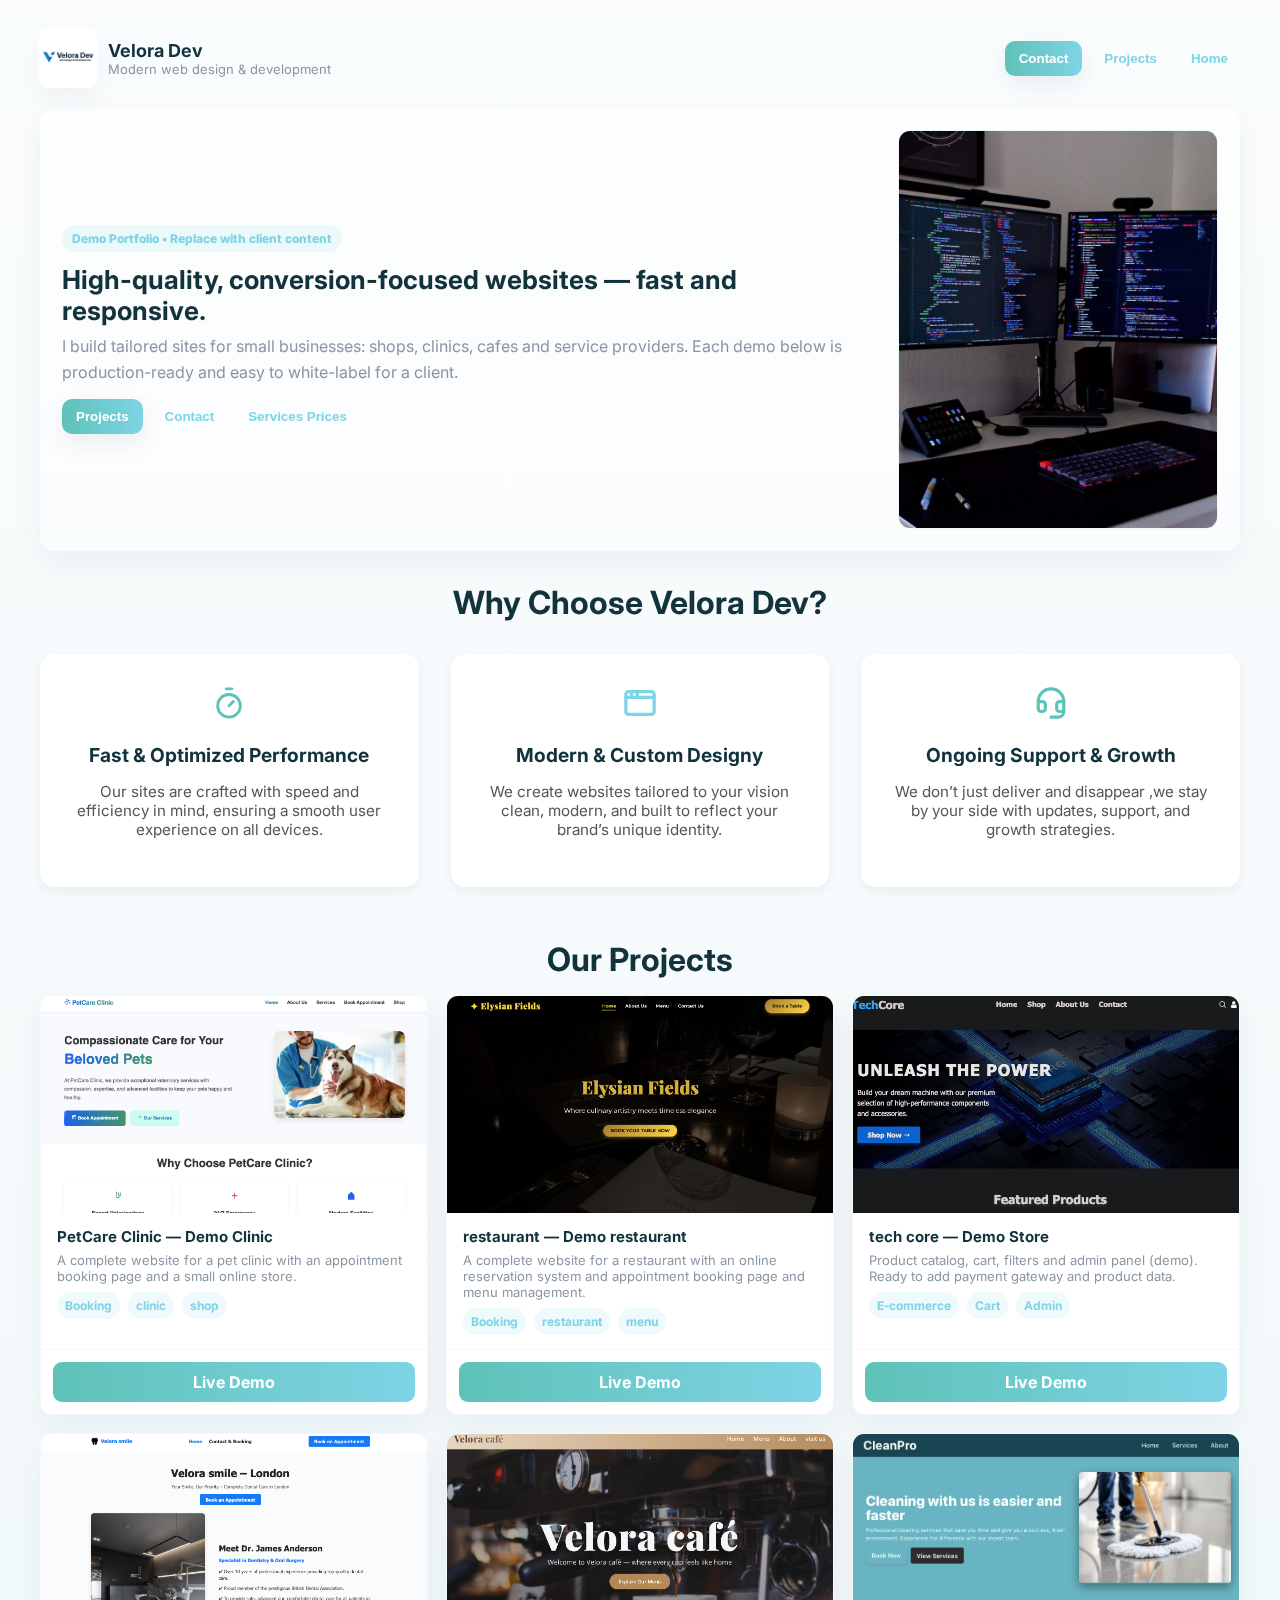
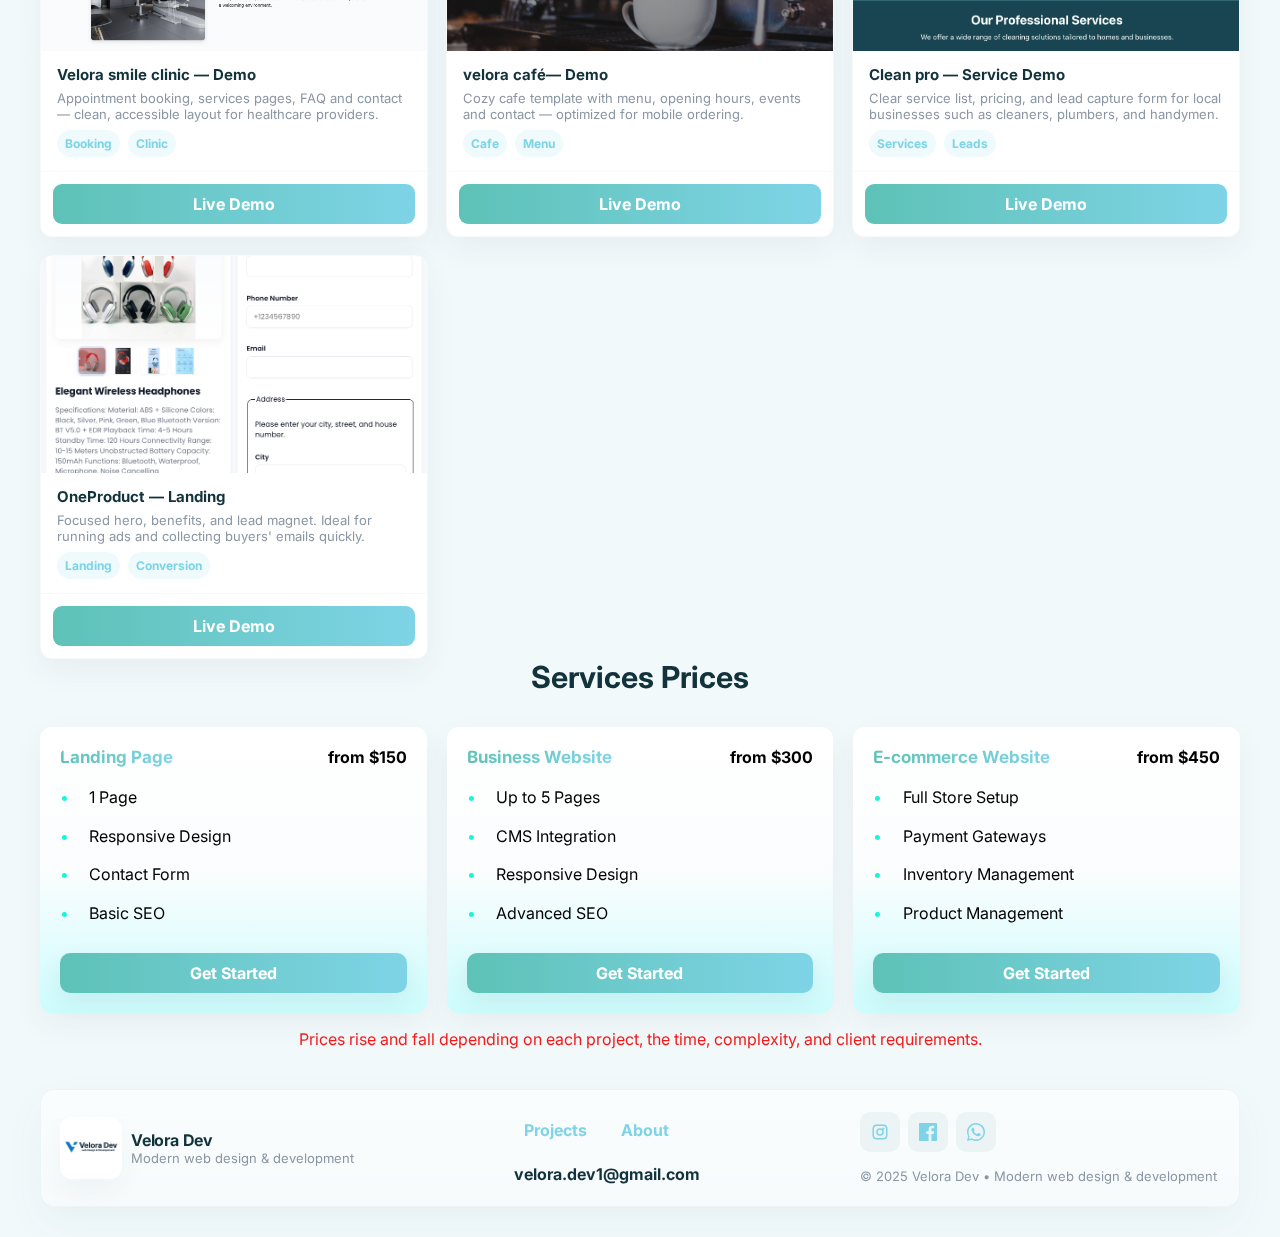
<file: index.html>
<!doctype html>
<html lang="en">
<head>
  <meta charset="utf-8" />
  <meta name="viewport" content="width=device-width,initial-scale=1" />
  <title>Velora Dev — Portfolio</title>
  <meta name="description" content="Velora Dev — Elegant, responsive websites for small businesses. Demo projects showcase: e-commerce, clinic, cafe, services, landing page." />

  <!-- Font -->
  <link href="https://fonts.googleapis.com/css2?family=Inter:wght@300;400;600;700;800&display=swap" rel="stylesheet">

  <!-- CSS -->
  <link rel="stylesheet" href="home.css">
</head>
<body>
  <div class="wrap">

    <header>
      <a class="brand" href="#">
        <div class="logomark">
      <img src="image/logo.jpg"  />
    </div>
        <div>
          <h1>Velora Dev</h1>
          <p>Modern web design & development</p>
        </div>
      </a>

         <nav aria-label="Main navigation">
        <button class="cta" onclick="window.location.href='contact.html'">Contact</button> 
         <button class="nav-link" onclick="window.location.href='#projects'">Projects</button>
        <button class="nav-link" onclick="window.location.href='index.html'">Home</button>
    
      </nav>
    </header>

    <main>
      <!-- Hero Section -->
      <section class="hero" aria-label="hero">
        <div class="hero-left">
          <span class="eyebrow">Demo Portfolio • Replace with client content</span>
          <h2>High-quality, conversion-focused websites — fast and responsive.</h2>
          <p class="lead">I build tailored sites for small businesses: shops, clinics, cafes and service providers. Each demo below is production-ready and easy to white-label for a client.</p>
          <div class="hero-actions">
             <button class="cta" onclick="window.location.href='#projects'">Projects</button>
<button class="nav-link" onclick="window.location.href='contact.html'"> Contact</button>
<button class="nav-link" onclick="window.location.href='#pricing'"> Services Prices</button>
          </div>
        </div>
        <div class="hero-visual" aria-hidden="true">
          <img src="image/i1.jpeg "project showcase">
        </div>
      </section>

<!-- ===== WHY CHOOSE ===== -->
  <section class="why-choose container">
    <h2>Why Choose Velora Dev?</h2>
    <div class="features">
      <div class="feature">
        <!-- Doctor stethoscope -->
<svg xmlns="http://www.w3.org/2000/svg" width="34" height="34" viewBox="0 0 24 24" fill="none" stroke="#5ec2b7" stroke-width="2" stroke-linecap="round" stroke-linejoin="round" class="lucide lucide-timer-icon lucide-timer"><line x1="10" x2="14" y1="2" y2="2"/><line x1="12" x2="15" y1="14" y2="11"/><circle cx="12" cy="14" r="8"/></svg>
        <h3>Fast & Optimized Performance</h3>
        <p>Our sites are crafted with speed and efficiency in mind, ensuring a smooth user experience on all devices.</p>
      </div>

      <div class="feature">
        <!-- Emergency cross -->
       <svg xmlns="http://www.w3.org/2000/svg" width="34" height="34" viewBox="0 0 24 24" fill="none" stroke="#7ed4e6" stroke-width="2.25" stroke-linecap="round" stroke-linejoin="round" class="lucide lucide-app-window-icon lucide-app-window"><rect x="2" y="4" width="20" height="16" rx="2"/><path d="M10 4v4"/><path d="M2 8h20"/><path d="M6 4v4"/></svg>
        <h3>Modern & Custom Designy</h3>
        <p>We create websites tailored to your vision clean, modern, and built to reflect your brand’s unique identity.</p>
      </div>

      <div class="feature">
        <!-- Clinic building -->
        <svg xmlns="http://www.w3.org/2000/svg" width="34" height="34" viewBox="0 0 24 24" fill="none" stroke="#5ec2b7" stroke-width="2.25" stroke-linecap="round" stroke-linejoin="round" class="lucide lucide-headset-icon lucide-headset"><path d="M3 11h3a2 2 0 0 1 2 2v3a2 2 0 0 1-2 2H5a2 2 0 0 1-2-2v-5Zm0 0a9 9 0 1 1 18 0m0 0v5a2 2 0 0 1-2 2h-1a2 2 0 0 1-2-2v-3a2 2 0 0 1 2-2h3Z"/><path d="M21 16v2a4 4 0 0 1-4 4h-5"/></svg>
        <h3>Ongoing Support & Growth</h3>
        <p>We don’t just deliver and disappear ,we stay by your side with updates, support, and growth strategies.</p>
      </div>
    </div>
  </section>

<!-- Projects -->
      <section id="projects" class="projects" aria-label="projects">
        <div class="section-header">
          <h1>Our Projects</h1>
          <p></p>
        </div>

        <div class="grid">
          <!-- Project cards ... (نفس الكود كما هو) -->
          <!-- ⚠️ لم أغير شيء بداخل كل project-card -->
                 <article class="project-card" data-title="A complete website for a pet clinic with an appointment booking page and a small online store." data-img="https://images.unsplash.com/photo-1542834369-f10ebf06d3fb?q=80&w=1400&auto=format&fit=crop&ixlib=rb-4.0.3&s=example" data-live="#">
            <div class="project-visual"><img src="image/peat.png" alt="ecommerce demo"></div>
            <div class="project-body">
              <div class="project-title">PetCare Clinic — Demo Clinic</div>
              <div class="project-desc">A complete website for a pet clinic with an appointment booking page and a small online store.</div>
              <div class="project-tags"><span class="tag">Booking</span><span class="tag">clinic</span><span class="tag">shop</span></div>
            </div>
            <div class="project-actions">
             
              <a class="btn-link btn-primary" href="https://veloradev1-debug.github.io/veterinary-clinic/index.html" target="_blank">Live Demo</a>
            </div>
          </article>

               <article class="project-card" data-title="A complete website for a pet clinic with an appointment booking page and a small online store." data-img="https://images.unsplash.com/photo-1542834369-f10ebf06d3fb?q=80&w=1400&auto=format&fit=crop&ixlib=rb-4.0.3&s=example" data-live="#">
            <div class="project-visual"><img src="image/reas.png" alt="ecommerce demo"></div>
            <div class="project-body">
              <div class="project-title">restaurant — Demo restaurant</div>
              <div class="project-desc">A complete website for a restaurant with an online reservation system and appointment booking page and menu management.</div>
              <div class="project-tags"><span class="tag">Booking</span><span class="tag">restaurant</span><span class="tag">menu</span></div>
            </div>
            <div class="project-actions">
             
              <a class="btn-link btn-primary" href="https://veloradev1-debug.github.io/restaurant/index.html" target="_blank">Live Demo</a>
            </div>
          </article>


           <!-- Project 1: E‑Commerce Store -->
          <article class="project-card" data-title="E‑Shop — Demo Store" data-desc="Full demo store with product listings, cart, and order flow. Perfect starter store for local merchants." data-img="https://images.unsplash.com/photo-1542834369-f10ebf06d3fb?q=80&w=1400&auto=format&fit=crop&ixlib=rb-4.0.3&s=example" data-live="#">
            <div class="project-visual"><img src="image/techcore.png" alt="ecommerce demo"></div>
            <div class="project-body">
              <div class="project-title">tech core — Demo Store</div>
              <div class="project-desc">Product catalog, cart, filters and admin panel (demo). Ready to add payment gateway and product data.</div>
              <div class="project-tags"><span class="tag">E‑commerce</span><span class="tag">Cart</span><span class="tag">Admin</span></div>
            </div>
            <div class="project-actions">
             
              <a class="btn-link btn-primary" href="https://veloradev1-debug.github.io/techCore/" target="_blank">Live Demo</a>
            </div>
          </article>

          <!-- Project 2: Clinic -->
          <article class="project-card" data-title="Clinic — Demo" data-desc="Responsive clinic website featuring appointment booking and service pages. Ideal for medical practices." data-img="https://images.unsplash.com/photo-1580281657529-48b9b0fd5e3a?q=80&w=1400&auto=format&fit=crop&ixlib=rb-4.0.3&s=example" data-live="#">
            <div class="project-visual"><img src="image/velorasmile.png" alt="clinic demo"></div>
            <div class="project-body">
              <div class="project-title">Velora smile clinic — Demo</div>
              <div class="project-desc">Appointment booking, services pages, FAQ and contact — clean, accessible layout for healthcare providers.</div>
              <div class="project-tags"><span class="tag">Booking</span><span class="tag">Clinic</span></div>
            </div>
            <div class="project-actions">
              <a class="btn-link btn-primary" href="https://veloradev1-debug.github.io/velora-smile/" target="_blank">Live Demo</a>
            </div>
          </article>

          <!-- Project 3: Cafe -->
          <article class="project-card" data-title="velora cafe Demo" data-desc="Menu, events, and photo gallery. Lightweight CMS for daily menu updates and promotions." data-img="https://images.unsplash.com/photo-1504754524776-8f4f37790ca0?q=80&w=1400&auto=format&fit=crop&ixlib=rb-4.0.3&s=example" data-live="#">
            <div class="project-visual"><img src="image/veloracafe.png" alt="cafe demo"></div>
            <div class="project-body">
              <div class="project-title">velora café— Demo</div>
              <div class="project-desc">Cozy cafe template with menu, opening hours, events and contact — optimized for mobile ordering.</div>
              <div class="project-tags"><span class="tag">Cafe</span><span class="tag">Menu</span></div>
            </div>
            <div class="project-actions">
             
              <a class="btn-link btn-primary" href="https://veloradev1-debug.github.io/Velora-cafe-/" target="_blank">Live Demo</a>
            </div>
          </article>

          <!-- Project 4: Service Company -->
          <article class="project-card" data-title="cleanpro — Service Demo" data-desc="Service pages, pricing tables and contact form. Built to convert local service leads into customers." data-img="https://images.unsplash.com/photo-1581579181906-48b6f8f5c5a1?q=80&w=1400&auto=format&fit=crop&ixlib=rb-4.0.3&s=example" data-live="#">
            <div class="project-visual"><img src="image/cleanpro.png" alt="service demo"></div>
            <div class="project-body">
              <div class="project-title">Clean pro — Service Demo</div>
              <div class="project-desc">Clear service list, pricing, and lead capture form for local businesses such as cleaners, plumbers, and handymen.</div>
              <div class="project-tags"><span class="tag">Services</span><span class="tag">Leads</span></div>
            </div>
            <div class="project-actions">
            
              <a class="btn-link btn-primary" href="https://veloradev1-debug.github.io/cleanpro/" target="_blank">Live Demo</a>
            </div>
          </article>

          <!-- Project 5: Single Product Landing -->
          <article class="project-card" data-title="OneProduct — Landing" data-desc="High‑conversion single product landing page with CTA and lead capture. Great for merchants with a flagship product." data-img="https://images.unsplash.com/photo-1492684223066-81342ee5ff30?q=80&w=1400&auto=format&fit=crop&ixlib=rb-4.0.3&s=example" data-live="#">
            <div class="project-visual"><img src="image/onep.png" alt="landing demo"></div>
            <div class="project-body">
              <div class="project-title">OneProduct — Landing</div>
              <div class="project-desc">Focused hero, benefits, and lead magnet. Ideal for running ads and collecting buyers' emails quickly.</div>
              <div class="project-tags"><span class="tag">Landing</span><span class="tag">Conversion</span></div>
            </div>
            <div class="project-actions">
            
              <a class="btn-link btn-primary" href="https://veloradev1-debug.github.io/product-/" target="_blank">Live Demo</a>
            </div>
          </article>
        </div>
      </section>



  <section id="pricing" class="pricing">
      <div class="container section-inner">
        <h3 class="section-title">Services Prices</h3>
       

        <div class="pricing-grid">
          <div class="price-card">
            <div class="price-head">
              <h4>Landing Page</h4>
              <span class="price-from">from $150</span>
            </div>
            <ul class="price-features">
              <li><i class="fa-solid fa-check"></i> 1 Page</li>
              <li><i class="fa-solid fa-check"></i> Responsive Design</li>
              <li><i class="fa-solid fa-check"></i> Contact Form</li>
              <li><i class="fa-solid fa-check"></i> Basic SEO</li>
            </ul>
            <a class="btn btn-primary" href="contact.html">Get Started</a>
          </div>

          <div class="price-card ">
            <div class="price-head">
              <h4>Business Website</h4>
              <span class="price-from">from $300</span>
            </div>
            <ul class="price-features">
              <li><i class="fa-solid fa-check"></i> Up to 5 Pages</li>
              <li><i class="fa-solid fa-check"></i> CMS Integration</li>
              <li><i class="fa-solid fa-check"></i> Responsive Design</li>
              <li><i class="fa-solid fa-check"></i> Advanced SEO</li>
            </ul>
            <a class="btn btn-primary" href="contact.html">Get Started</a>
          </div>

          <div class="price-card">
            <div class="price-head">
              <h4>E-commerce Website</h4>
              <span class="price-from">from $450</span>
            </div>
            <ul class="price-features">
              <li><i class="fa-solid fa-check"></i> Full Store Setup</li>
              <li><i class="fa-solid fa-check"></i> Payment Gateways</li>
              <li><i class="fa-solid fa-check"></i> Inventory Management</li>
              <li><i class="fa-solid fa-check"></i> Product Management</li>
            </ul>
            <a class="btn btn-primary" href="contact.html">Get Started</a>
          </div>
        </div>
        <p class="pricing-note">Prices rise and fall depending on each project, the time, complexity, and client requirements.</p>
      </div>
    </section>

    <footer class="site-footer" role="contentinfo" aria-label="Velora Dev footer">
  <div class="site-footer__inner">

    <!-- Brand -->
    <div class="site-footer__col site-footer__brand">
      <a class="brand" href="#" aria-label="Velora Dev — home">
        <div class="logomark" aria-hidden="true">
          <img src="image/logo.jpg" alt="Velora Dev logo">
        </div>
        <div class="brand-text">
          <h3>Velora Dev</h3>
          <p class="muted">Modern web design &amp; development</p>
        </div>
      </a>
    </div>

    <!-- Links + Contact -->
    <div class="site-footer__col site-footer__links">
      <nav class="footer-nav" aria-label="Footer navigation">
        <a href="#projects">Projects</a>
        <a href="#about">About</a>
        
      </nav>

      <div class="footer-contact">
        <a class="footer-email" href="mailto:velora.dev1@gmail.com">velora.dev1@gmail.com</a>
        
      </div>
    </div>

    <!-- Socials + Legal -->
    <div class="site-footer__col site-footer__socials">
      <div class="socials" aria-label="Social links">

        <!-- Instagram -->
        <a class="social" href="https://www.instagram.com/gas.oussama/?utm_source=ig_web_button_share_sheet" aria-label="Instagram" title="Instagram" rel="noopener noreferrer">
          <svg xmlns="http://www.w3.org/2000/svg" width="18" height="18" viewBox="0 0 24 24" fill="currentColor">
            <path d="M7 2C4.243 2 2 4.243 2 7v10c0 2.757 
            2.243 5 5 5h10c2.757 0 5-2.243 
            5-5V7c0-2.757-2.243-5-5-5H7zm10 
            2c1.654 0 3 1.346 3 
            3v10c0 1.654-1.346 3-3 
            3H7c-1.654 0-3-1.346-3-3V7c0-1.654 
            1.346-3 3-3h10zM12 7a5 5 0 100 
            10 5 5 0 000-10zm0 2a3 3 0 110 
            6 3 3 0 010-6zm4.5-3a1.5 1.5 0 
            100 3 1.5 1.5 0 000-3z"/>
          </svg>
        </a>

        

        <!-- Facebook -->
        <a class="social" href="https://www.facebook.com/profile.php?id=61572666728836&rdid=pfG9baZXRPcQIfPN&share_url=https%3A%2F%2Fwww.facebook.com%2Fshare%2F1FsNC1Axps%2F#" aria-label="Facebook" title="Facebook" rel="noopener noreferrer">
          <svg xmlns="http://www.w3.org/2000/svg" width="18" height="18" viewBox="0 0 24 24" fill="currentColor">
            <path d="M22.675 0H1.325C.593 
            0 0 .593 0 1.326v21.348C0 
            23.407.593 24 1.325 
            24h11.495v-9.294H9.691V11.01h3.129V8.413c0-3.1 
            1.894-4.788 4.659-4.788 
            1.325 0 2.463.099 
            2.794.143v3.24l-1.918.001c-1.504 
            0-1.796.715-1.796 1.763v2.312h3.587l-.467 
            3.696h-3.12V24h6.116C23.407 
            24 24 23.407 24 
            22.674V1.326C24 
            .593 23.407 0 22.675 0z"/>
          </svg>
        </a>
<!-- WhatsApp -->
<a class="social" href="https://wa.me/213774235044" aria-label="WhatsApp" title="WhatsApp" rel="noopener noreferrer">
  <svg xmlns="http://www.w3.org/2000/svg" width="18" height="18" viewBox="0 0 24 24" fill="currentColor">
    <path d="M20.52 3.48A11.87 11.87 0 0012 0C5.37 
    0 0 5.37 0 12c0 2.12.55 4.19 
    1.6 6.02L0 24l6.2-1.6A11.94 11.94 0 0012 
    24c6.63 0 12-5.37 12-12 0-3.19-1.24-6.2-3.48-8.52zM12 
    22c-1.93 0-3.82-.52-5.47-1.5l-.39-.23-3.68.95.98-3.59-.25-.41A9.9 
    9.9 0 012 12c0-5.52 4.48-10 10-10 2.67 0 5.18 
    1.04 7.07 2.93A9.94 9.94 0 0122 12c0 
    5.52-4.48 10-10 10zm5.47-7.55c-.3-.15-1.77-.87-2.05-.97-.27-.1-.47-.15-.67.15-.2.3-.77.97-.95 
    1.17-.17.2-.35.22-.65.07-.3-.15-1.26-.46-2.4-1.46-.89-.8-1.49-1.77-1.67-2.07-.17-.3-.02-.46.13-.61.13-.13.3-.35.45-.52.15-.17.2-.3.3-.5.1-.2.05-.37-.02-.52-.07-.15-.67-1.62-.92-2.22-.24-.58-.49-.5-.67-.51h-.57c-.2 
    0-.52.07-.8.37-.27.3-1.05 1.03-1.05 2.5s1.08 2.9 
    1.23 3.1c.15.2 2.13 3.25 5.15 4.55.72.31 1.28.49 
    1.72.62.72.23 1.37.2 1.88.12.57-.08 1.77-.72 
    2.02-1.41.25-.7.25-1.3.18-1.42-.07-.12-.27-.2-.57-.35z"/>
  </svg>
</a>

      </div>

      <div class="footer-legal muted">© <span id="currentYear">2025</span> Velora Dev • Modern web design & development </div>
    </div>

  </div>
</footer>

     

    </main>

  </div>

  <!-- JavaScript -->
  <script src="home.js"></script>
</body>
</html>
</file>
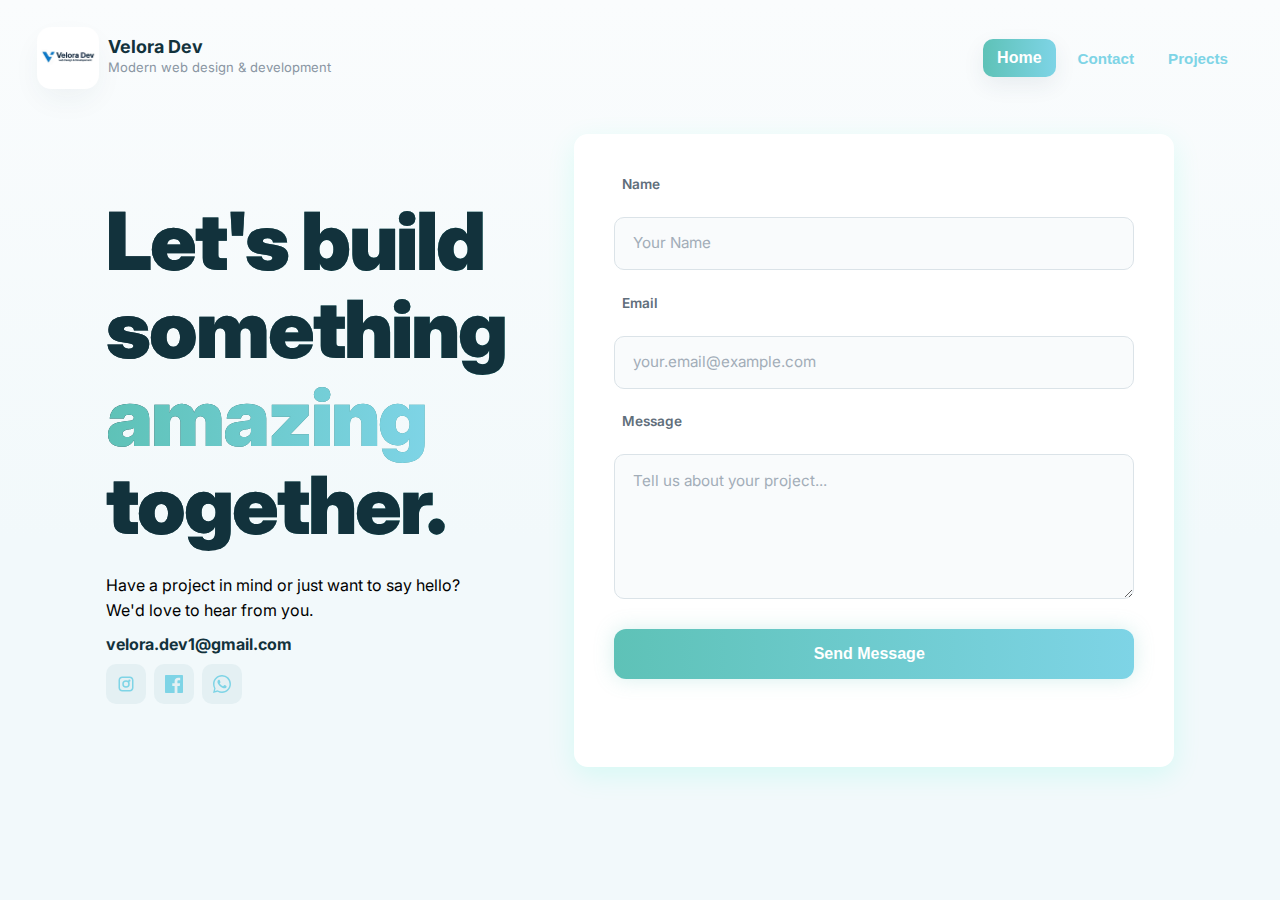
<file: contact.html>
<!doctype html>
<html lang="en">
<head>
  <meta charset="utf-8" />
  <meta name="viewport" content="width=device-width,initial-scale=1" />
  <title>Velora Dev — Portfolio</title>
  <meta name="description" content="Velora Dev — Elegant, responsive websites for small businesses. Demo projects showcase: e-commerce, clinic, cafe, services, landing page." />

  <!-- Font -->
  <link href="https://fonts.googleapis.com/css2?family=Inter:wght@300;400;600;700;800&display=swap" rel="stylesheet">

  <!-- Font Awesome Icons -->
  <link
    rel="stylesheet"
    href="https://cdnjs.cloudflare.com/ajax/libs/font-awesome/6.5.0/css/all.min.css"
    integrity="sha512-xh6O5Y9+I4zvD7N0+0f0vwN1U8vV7n1C7pC0C2b3yN8rkEfM9e1x3c8ZLZQKfVZbQdUakq4QlXZnCkzKXJ0wQ=="
    crossorigin="anonymous"
    referrerpolicy="no-referrer"
  />

  <!-- CSS -->
  <link rel="stylesheet" href="contact.css">
</head>
<body>
  <div class="wrap">

    <header>
      <a class="brand" href="#">
        <div class="logomark">
          <img src="image/logo.jpg" />
        </div>
        <div>
          <h1>Velora Dev</h1>
          <p>Modern web design & development</p>
        </div>
      </a>

      <nav aria-label="Main navigation">
        <button class="cta" onclick="window.location.href='index.html'">Home</button>
        <button class="nav-link" onclick="window.location.href='contact.html'">Contact</button>
        <button class="nav-link" onclick="window.location.href='index.html#projects'">Projects</button>
      </nav>
    </header>

    <main class="main-container">
<section class="intro">
  <h1>
    Let's build<br />
    something <span class="highlight">amazing</span> together.
  </h1>
  <p>
    Have a project in mind or just want to say hello? We'd love to hear
    from you.
  </p>

  <div class="footer-contact">
    <a class="footer-email" href="mailto:velora.dev1@gmail.com">velora.dev1@gmail.com</a>
  </div>

  <!-- Socials -->
  <div class="site-footer__col site-footer__socials">
    <div class="socials" aria-label="Social links">

      <!-- Instagram -->
      <a class="social" href="https://www.instagram.com/gas.oussama/?utm_source=ig_web_button_share_sheet" aria-label="Instagram" title="Instagram" rel="noopener noreferrer">
        <svg xmlns="http://www.w3.org/2000/svg" width="18" height="18" viewBox="0 0 24 24" fill="currentColor">
          <path d="M7 2C4.243 2 2 4.243 2 7v10c0 2.757 
          2.243 5 5 5h10c2.757 0 5-2.243 
          5-5V7c0-2.757-2.243-5-5-5H7zm10 
          2c1.654 0 3 1.346 3 
          3v10c0 1.654-1.346 3-3 
          3H7c-1.654 0-3-1.346-3-3V7c0-1.654 
          1.346-3 3-3h10zM12 7a5 5 0 100 
          10 5 5 0 000-10zm0 2a3 3 0 110 
          6 3 3 0 010-6zm4.5-3a1.5 1.5 0 
          100 3 1.5 1.5 0 000-3z"/>
        </svg>
      </a>

      <!-- Facebook -->
      <a class="social" href="https://www.facebook.com/profile.php?id=61572666728836" aria-label="Facebook" title="Facebook" rel="noopener noreferrer">
        <svg xmlns="http://www.w3.org/2000/svg" width="18" height="18" viewBox="0 0 24 24" fill="currentColor">
          <path d="M22.675 0H1.325C.593 
          0 0 .593 0 1.326v21.348C0 
          23.407.593 24 1.325 
          24h11.495v-9.294H9.691V11.01h3.129V8.413c0-3.1 
          1.894-4.788 4.659-4.788 
          1.325 0 2.463.099 
          2.794.143v3.24l-1.918.001c-1.504 
          0-1.796.715-1.796 1.763v2.312h3.587l-.467 
          3.696h-3.12V24h6.116C23.407 
          24 24 23.407 24 
          22.674V1.326C24 
          .593 23.407 0 22.675 0z"/>
        </svg>
      </a>

      <!-- WhatsApp -->
      <a class="social" href="https://wa.me/213774235044" aria-label="WhatsApp" title="WhatsApp" rel="noopener noreferrer">
        <svg xmlns="http://www.w3.org/2000/svg" width="18" height="18" viewBox="0 0 24 24" fill="currentColor">
          <path d="M20.52 3.48A11.87 11.87 0 0012 0C5.37 
          0 0 5.37 0 12c0 2.12.55 4.19 
          1.6 6.02L0 24l6.2-1.6A11.94 11.94 0 0012 
          24c6.63 0 12-5.37 12-12 0-3.19-1.24-6.2-3.48-8.52zM12 
          22c-1.93 0-3.82-.52-5.47-1.5l-.39-.23-3.68.95.98-3.59-.25-.41A9.9 
          9.9 0 012 12c0-5.52 4.48-10 10-10 2.67 0 5.18 
          1.04 7.07 2.93A9.94 9.94 0 0122 12c0 
          5.52-4.48 10-10 10zm5.47-7.55c-.3-.15-1.77-.87-2.05-.97-.27-.1-.47-.15-.67.15-.2.3-.77.97-.95 
          1.17-.17.2-.35.22-.65.07-.3-.15-1.26-.46-2.4-1.46-.89-.8-1.49-1.77-1.67-2.07-.17-.3-.02-.46.13-.61.13-.13.3-.35.45-.52.15-.17.2-.3.3-.5.1-.2.05-.37-.02-.52-.07-.15-.67-1.62-.92-2.22-.24-.58-.49-.5-.67-.51h-.57c-.2 
          0-.52.07-.8.37-.27.3-1.05 1.03-1.05 2.5s1.08 2.9 
          1.23 3.1c.15.2 2.13 3.25 5.15 4.55.72.31 1.28.49 
          1.72.62.72.23 1.37.2 1.88.12.57-.08 1.77-.72 
          2.02-1.41.25-.7.25-1.3.18-1.42-.07-.12-.27-.2-.57-.35z"/>
        </svg>
      </a>

    </div>
  </div>
</section>


    <section class="form-section">
  <form
    id="contactForm"
    class="contact-form"
    action="https://formspree.io/f/mvgwjjae"
    method="POST"
  >
    <label for="name">
      <i class="fas fa-user"></i> Name
    </label>
    <input
      type="text"
      id="name"
      name="name"
      placeholder="Your Name"
      required
      autocomplete="off"
    />

    <label for="email">
      <i class="fas fa-envelope"></i> Email
    </label>
    <input
      type="email"
      id="email"
      name="email"
      placeholder="your.email@example.com"
      required
      autocomplete="off"
    />

    <label for="message">
      <i class="fas fa-comment"></i> Message
    </label>
    <textarea
      id="message"
      name="message"
      rows="5"
      placeholder="Tell us about your project..."
      required
    ></textarea>

    <button type="submit" class="btn-submit">
      Send Message <i class="fas fa-paper-plane"></i>
    </button>

    <p id="formMessage" class="form-message" aria-live="polite"></p>
  </form>
</section>


    </main>
  </div>

  <!-- JavaScript -->
  <script src="contact.js"></script>
</body>
</html>
</file>
<file: home.css>
:root{
  --bg: #fafcfd;
  --surface: #ffffff;
  --muted: #8a96a3;
  --accent: #5ec2b7;   /* تركواز باستيل هادئ */
  --accent-2: #7ed4e6; /* أزرق سماوي باستيل */
  --glass: rgba(255,255,255,0.65);
  --radius: 14px;
  --shadow: 0 12px 30px rgba(40,60,90,0.06);
  --max-width: 1200px;
}
*{box-sizing:border-box}


body{
  margin:0;font-family:Inter,system-ui,-apple-system,'Segoe UI',Roboto,Arial;
  background:linear-gradient(180deg,var(--bg),#f2f9fb 60%);
  color:#12323c;padding:30px 18px;display:flex;justify-content:center;
}
.wrap{width:100%;max-width:var(--max-width)}

/* HEADER */
header{display:flex;align-items:center;justify-content:space-between;gap:16px;margin-bottom:22px}
.brand{display:flex;align-items:center;gap:12px;text-decoration:none;color:inherit}
.logomark{width:56px;height:56px;border-radius:12px;background:linear-gradient(135deg,var(--accent),var(--accent-2));color:#fff;display:flex;align-items:center;justify-content:center;font-weight:800;font-size:18px;box-shadow:var(--shadow)}
.logomark img {
  width: 60px;       /* يمكنك تعديل الحجم */
  height: auto;
  border-radius: 12px; /* ينعّم الحواف */
}

.brand h1{margin:0;font-size:18px}
.brand p{margin:0;color:var(--muted);font-size:13px}
nav{display:flex;gap:10px;align-items:center}
.nav-link{background:transparent;border:none;padding:8px 12px;border-radius:10px;font-weight:600;cursor:pointer;color:var(--accent-2)}
.cta{background:linear-gradient(90deg,var(--accent),var(--accent-2));color:#fff;padding:10px 14px;border-radius:10px;border:none;font-weight:700;cursor:pointer;box-shadow:0 8px 22px rgba(40,60,90,0.08)}

/* HERO */
.hero{background:linear-gradient(180deg,rgba(255,255,255,0.6),rgba(255,255,255,0.35));border-radius:var(--radius);padding:22px;display:flex;gap:20px;align-items:center;box-shadow:var(--shadow)}
.hero-left{flex:1}
.eyebrow{display:inline-block;padding:6px 10px;border-radius:999px;background:rgba(126,212,230,0.12);color:var(--accent-2);font-weight:800;font-size:12px}
h2{margin:12px 0 8px;font-size:26px}
p.lead{margin:0;color:var(--muted);line-height:1.6}
.hero-actions{margin-top:14px;display:flex;gap:10px}
.hero-visual{width:320px;border-radius:12px;overflow:hidden;border:1px solid rgba(10,30,30,0.04);background:linear-gradient(180deg,#fff,#f7ffff)}
.hero-visual img{display:block;width:100%;height:auto}

/* PROJECTS */
/* PROJECTS */
section.projects{margin-top:18px}
.grid{display:grid;grid-template-columns:repeat(3,1fr);gap:18px;margin-top:14px}
.project-card{background:var(--surface);border-radius:12px;overflow:hidden;border:1px solid rgba(10,30,30,0.03);box-shadow:var(--shadow);display:flex;flex-direction:column;transition:transform .26s ease,box-shadow .26s ease}
.project-card:hover{transform:translateY(-8px);box-shadow:0 28px 60px rgba(40,60,90,0.09)}
.project-visual {
  aspect-ratio: 16 / 9;  /* نسبة عرض إلى ارتفاع (مثل الفيديوهات) */
  width: 100%;
  overflow: hidden;
  display: flex;
  align-items: center;
  justify-content: center;
}
.section-header h1 {
  font-size: 2rem;
  margin-bottom: 0.5rem;
  text-align: center;
}

.project-visual img {
  width: 100%;
  height: 100%;
  object-fit: cover; /* تملأ الإطار بشكل متناسق */
}

.project-body{padding:14px 16px;flex:1;display:flex;flex-direction:column}
.project-title{font-weight:700;font-size:15px;margin-bottom:6px}
.project-desc{color:var(--muted);font-size:13px;margin-bottom:8px}
.project-tags{display:flex;gap:8px;flex-wrap:wrap}
.tag{font-size:12px;padding:6px 8px;border-radius:999px;background:rgba(126,212,230,0.12);color:var(--accent-2);font-weight:700}
.project-actions{display:flex;gap:8px;padding:12px;border-top:1px solid rgba(10,30,30,0.03)}
.btn-link{flex:1;text-decoration:none;text-align:center;padding:10px;border-radius:9px;border:1px solid rgba(11,94,111,0.08);font-weight:700;color:var(--accent-2);background:transparent;cursor:pointer}
.btn-primary{background:linear-gradient(90deg,var(--accent),var(--accent-2));color:#fff;border:none}



/* ===== WHY CHOOSE ===== */
.why-choose {
  text-align: center;
  padding: 2rem 0;
}

.why-choose h2 {
  font-size: 2rem;
  margin-bottom: 2rem;
  margin-top: 0rem;
}

.features {
  display: grid;
  grid-template-columns: repeat(auto-fit, minmax(260px, 1fr));
  gap: 2rem;
}

.feature {
  background: white;
  padding: 2rem 1.5rem;
  border-radius: 14px;
  box-shadow: 0 4px 12px rgba(0, 0, 0, 0.06);
  transition: transform 0.3s;
}

.feature h3 {
  margin-bottom: 0.75rem;
  font-size: 1.2rem;
  color: var(--color-dark);
}

.feature p {
  color: #555;
  font-size: 0.95rem;
}

.feature:hover {
  transform: translateY(-6px);
}






/* Pricing */
.pricing-grid{
  display:grid;
  grid-template-columns:repeat(3,1fr);
  gap:20px;
  margin-top:18px;
}
.price-card{
  background:linear-gradient(180deg, rgb(255, 255, 255), rgba(255, 255, 255, 0.694), rgba(170, 255, 254, 0.518));
  border-radius:12px;
  padding:20px;
  box-shadow:var(--shadow);
  display:flex;
  flex-direction:column;
  justify-content:space-between;
}
.price-card.featured{
  background:linear-gradient(90deg,var(--accent),var(--accent-2));
  transform:translateY(-8px);
  border:1px solid rgba(111,123,255,0.12);
}
.price-head{display:flex;align-items:center;justify-content:space-between}
.price-head h4 {
  margin: 0;
  font-size: 17px;
  align-items: center;
  justify-content: center;
  background: linear-gradient(90deg, var(--accent), var(--accent-2));
  -webkit-background-clip: text;
  -webkit-text-fill-color: transparent;
 
  border-radius: 10px;
  border: none;
  font-weight: 700;
  cursor: pointer;

}
.price-from{color:#000000 ;font-weight:700;  align-items:center;
  justify-content:center; font-size: 16px;}
.price-features{list-style:none;padding:0;margin:14px 0 18px;color:var(--muted)}
.price-features li{display:flex;gap:10px;align-items:center;padding:6px 0}
.price-features li i{color:var(--accent2)}
.price-features li {
  list-style: none;
  padding-left: 0;
  color: #000000;
}

.price-features  li {
  position: relative;
  padding-left: 1.2rem;
  margin-bottom: 0.4rem;
}

.price-features  li::before {
  content: "•";
  position: absolute;
  left: 0;
  color:#1af4db;
}
.section-title {
  text-align: center;
  font-size: 1.9rem;
  margin-bottom: 2rem;
  margin-top: 0rem;
  font-weight: 700;
}


/* Buttons */
.btn {
  background: linear-gradient(90deg, var(--accent), var(--accent-2));
  color: #fff;
  padding: 10px 14px;
  border-radius: 10px;
  border: none;
  font-weight: 700;
  cursor: pointer;
  text-decoration: none;
  text-align: center;
  display: inline-block;
  box-shadow: 0 8px 22px rgba(40, 60, 90, 0.08);
}

.pricing-note {
  text-align: center;
  font-size: 1rem;
  color: #f41a1a;
  margin-top: 1rem;
}


/* Footer component — site-footer */
/* ضع هذا الملف بعد style.css أو دمجه مع ملفك الرئيسي */
.site-footer {
  --pad: 22px;
  margin-top: 40px;
  padding: var(--pad);
  border-radius: var(--radius);
  color: #12323c;
  /* زجاجي خفيف منسجم مع المتغيرات */
  background: linear-gradient(180deg, var(--glass), rgba(255,255,255,0.35));
  backdrop-filter: blur(6px) saturate(1.05);
  box-shadow: 0 16px 38px rgba(11,94,111,0.05);
  border: 1px solid rgba(11,94,111,0.05);
}

/* داخلية منسقة بعرض أقصى (يتماشى مع --max-width) */
.site-footer__inner {
  max-width: var(--max-width);
  margin: 0 auto;
  display: flex;
  gap: 28px;
  align-items: center;
  justify-content: space-between;
  flex-wrap: wrap;
}

/* الأعمدة (العلامة التجارية، الروابط، الشبكات الاجتماعية) */
.site-footer__col { display: flex; flex-direction: column; gap: 10px; }

/* Brand (اعادة استخدام تنسيق .brand الموجود لديك) */
.site-footer__brand .brand {
  display: flex;
  gap: 12px;
  align-items: center;
  text-decoration: none;
  color: inherit;
}
.site-footer__brand .logomark {
  width:56px;height:56px;border-radius:12px;background:linear-gradient(135deg,var(--accent),var(--accent-2));color:#fff;display:flex;align-items:center;justify-content:center;font-weight:800;font-size:18px;box-shadow:var(--shadow)
}

.site-footer__brand .logomark img {
  width: 110%;
  height: 110%;
  object-fit: contain; /* مهم: يحافظ على التناسب */
  display: block;
}
.site-footer__brand h3 { margin: 0; font-size: 16px; letter-spacing: -0.2px; }
.site-footer__brand .brand-text p { margin: 0; font-size: 13px; color: var(--muted); }

/* Footer nav */
.footer-nav {
  display: flex;
  gap: 14px;
  align-items: center;
  margin-bottom: 6px;
}
.footer-nav a {
  text-decoration: none;
  color: var(--accent-2);
  font-weight: 700;
  padding: 8px 10px;
  border-radius: 10px;
  transition: transform .16s ease, background .16s ease, color .16s ease;
}
.footer-nav a:hover, .footer-nav a:focus {
  transform: translateY(-4px);
  background: rgba(126,212,230,0.10);
  outline: none;
}

/* Contact */
.footer-contact { display:flex; gap:12px; align-items:center; flex-wrap:wrap; }
.footer-email { font-weight:700; text-decoration:none; color: #12323c; }
.footer-email:hover { text-decoration:underline; }

/* Social icons */
.socials { display:flex; gap:8px; align-items:center; }
.social {
  display:inline-flex;
  align-items:center;
  justify-content:center;
  width:40px;
  height:40px;
  border-radius:10px;
  text-decoration:none;
  background: rgba(11,94,111,0.06);
  color: var(--accent-2);
  font-weight:700;
  transition: transform .14s ease, box-shadow .14s ease, background .14s ease;
}
.social svg { display:block; width:18px; height:18px; }
.social:hover, .social:focus {
  transform: translateY(-4px);
  box-shadow: 0 10px 28px rgba(11,94,111,0.06);
  background: linear-gradient(90deg, rgba(94,194,183,0.12), rgba(126,212,230,0.10));
  outline: none;
}

/* Legal text */
.footer-legal { font-size: 13px; color: var(--muted); margin-top:6px; }

/* Muted helper (إعادة استخدام) */
.site-footer .muted { color: var(--muted); font-size:13px; }

/* Responsive: reflow to column on small screens */


/* Small mobile tweaks */
@media (max-width: 420px) {
  .site-footer { padding: 18px; }
  .footer-nav a { padding: 8px; font-size: 13px; }
  .social { width: 36px; height: 36px; }
  .site-footer__brand .logomark {
  width: 45px;
  height: 45px;
  border-radius: 12px;
  overflow: hidden;
  display: flex;
  align-items: center;
  justify-content: center;
  background: linear-gradient(135deg, var(--accent), var(--accent-2));
  box-shadow: var(--shadow);
}
.site-footer__brand .logomark img {
  width: 120%;
  height: 120%;
  object-fit: contain; /* مهم: يحافظ على التناسب */
  display: block;
}
}


/* Modal */
.modal{position:fixed;inset:0;display:none;align-items:center;justify-content:center;padding:20px;z-index:140}
.modal[aria-hidden="false"]{display:flex}
.modal-overlay{position:fixed;inset:0;background:rgba(3,12,12,0.55);backdrop-filter:blur(4px)}
.modal-card{position:relative;max-width:980px;width:100%;z-index:10;border-radius:12px;overflow:hidden;animation:modalIn 280ms var(--transition) both}
@keyframes modalIn{from{opacity:0;transform:translateY(18px) scale(.995)}to{opacity:1;transform:translateY(0) scale(1)}}
.modal-content{display:grid;grid-template-columns:1fr 360px;background:linear-gradient(180deg,#fff,#fcfffd)}
.modal-close{position:absolute;right:12px;top:12px;background:#fff;border:none;padding:8px 10px;border-radius:8px;cursor:pointer;z-index:12}
.modal-gallery{display:flex;align-items:center;gap:8px;padding:18px}
.gallery-stage{flex:1;min-height:320px;display:flex;align-items:center;justify-content:center;background:#f3fbfb;overflow:hidden}
.gallery-stage img{width:100%;height:100%;object-fit:cover;display:block;opacity:0;transition:opacity 220ms ease-in}
.gallery-nav{background:transparent;border:none;font-size:28px;padding:6px 10px;cursor:pointer;color:var(--muted)}
.modal-info{padding:20px}
.modal-actions{margin-top:12px;display:flex;gap:10px}
.modal-notes{margin-top:12px;color:var(--muted)}

/* Responsive */
@media (max-width:1000px){
  .grid{grid-template-columns:repeat(2,1fr)}
  .service-cards, .pricing-grid, .projects-grid { grid-template-columns:repeat(2,1fr); }
  .hero-visual{display:none}
}
@media (max-width:640px){
  body{padding:18px}
  .grid{grid-template-columns:1fr}
  .service-cards, .pricing-grid, .projects-grid { grid-template-columns:1fr; }
  header{flex-direction:column;align-items:flex-start;gap:12px}
  .modal-inner{flex-direction:column}
  .modal-right{width:100%}
  .modal-hero{height:220px}
  
}
   /* === في حالة تفعيل كود الـ focus === */
* {
  -webkit-tap-highlight-color: transparent;
}

button, a, input, textarea, select {
  outline: none;
  transition: all 0.2s ease;
}

button:focus-visible,
a:focus-visible,
input:focus-visible,
textarea:focus-visible,
select:focus-visible {
  outline: 2px solid var(--primary-color, );
  outline-offset: 4px;
  border-radius: 6px;
  box-shadow: 0 0 0 4px color-mix(in srgb, var(--primary-color, ) 30%, transparent);
  }
</file>
<file: contact.css>
/* ===================================================
   🌿 Clean Professional Theme — Optimized Build
   =================================================== */

:root {
  /* ===== Core Colors ===== */
  --bg: #fafcfd;
  --surface: #fff;
  --muted: #8a96a3;
  --accent: #5ec2b7;       /* Calm pastel turquoise */
  --accent-2: #7ed4e6;     /* Soft sky blue */

  /* ===== Extended Palette ===== */
  --color-primary: var(--accent);
  --color-primary-glow: rgba(94, 194, 183, 0.35);
  --color-text-dark: #12323c;
  --color-text-light: #5f6e7b;
  --color-text-lighter: #8a96a3;
  --color-bg-card: var(--surface);

  /* ===== Effects & Layout ===== */
  --glass: rgba(255, 255, 255, 0.65);
  --radius: 14px;
  --shadow: 0 12px 30px rgba(40, 60, 90, 0.06);
  --max-width: 1200px;
  --transition: 0.25s ease;
}

/* ===================================================
   🌐 Global Reset & Base
   =================================================== */

*,
*::before,
*::after {
  box-sizing: border-box;
  margin: 0;
  padding: 0;
  -webkit-tap-highlight-color: transparent;
}

body {
  font-family: 'Inter', system-ui, -apple-system, 'Segoe UI', Roboto, Arial, sans-serif;
  background: linear-gradient(180deg, var(--bg), #f2f9fb 60%);
  color: var(--color-text-dark);
  display: flex;
  justify-content: center;
  min-height: 100vh;
  line-height: 1.5;
  padding: 30px 18px;
  -webkit-font-smoothing: antialiased;
  -moz-osx-font-smoothing: grayscale;
}

.wrap {
  width: 100%;
  max-width: var(--max-width);
}

/* ===================================================
   🧭 Header
   =================================================== */

header {
  display: flex;
  align-items: center;
  justify-content: space-between;
  gap: 16px;
  flex-wrap: wrap;
  margin-bottom: 22px;
}

.brand {
  display: flex;
  align-items: center;
  gap: 12px;
  text-decoration: none;
  color: inherit;
  user-select: none;
}

.logomark {
  width: 56px;
  height: 56px;
  border-radius: var(--radius);
  background: linear-gradient(135deg, var(--accent), var(--accent-2));
  color: #fff;
  display: flex;
  align-items: center;
  justify-content: center;
  font-weight: 800;
  font-size: 18px;
  box-shadow: var(--shadow);
  flex-shrink: 0;
}

.logomark img {
  width: 110%;
  height: auto;
  border-radius: var(--radius);
  display: block;
}

.brand h1 {
  font-size: 18px;
  font-weight: 700;
  line-height: 1;
}

.brand p {
  font-size: 13px;
  color: var(--muted);
  margin-top: 2px;
}

nav {
  display: flex;
  align-items: center;
  gap: 10px;
}

/* Navigation Buttons and Links */
.nav-link {
  background: transparent;
  border: none;
  padding: 8px 12px;
  border-radius: 10px;
  font-weight: 600;
  font-size: 0.95rem;
  cursor: pointer;
  color: var(--accent-2);
  transition: color var(--transition), background var(--transition);
  user-select: none;
}

.nav-link:hover,
.nav-link:focus {
  background: rgba(126, 212, 230, 0.1);
  color: var(--accent);
  outline: none;
}

.cta {
  background: linear-gradient(90deg, var(--accent), var(--accent-2));
  color: #fff;
  padding: 10px 14px;
  border-radius: 10px;
  border: none;
  font-weight: 700;
  font-size: 1rem;
  cursor: pointer;
  box-shadow: 0 8px 22px rgba(40, 60, 90, 0.08);
  transition: transform var(--transition), box-shadow var(--transition);
  user-select: none;
}

.cta:hover,
.cta:focus {
  transform: translateY(-2px);
  box-shadow: 0 10px 26px rgba(40, 60, 90, 0.12);
}

/* ===================================================
   🪴 Main Layout
   =================================================== */

.main-container {
  display: flex;
  flex-wrap: wrap;
  gap: 3rem;
  max-width: 1100px;
  margin: 3rem auto;
  padding: 0 1rem;
}

/* ===================================================
   👋 Intro Section — Large, Clean, Horizontal
   =================================================== */

.intro {
  flex: 1 1 380px;
  display: flex;
  flex-direction: column;
  justify-content: center;
  gap: 0.5rem;
}

.intro h1 {
  font-size: 5rem;
  font-weight: 900;
  line-height: 1.1;
  letter-spacing: -0.025em;
  margin-bottom: 1rem;
  background: linear-gradient(90deg, var(--color-text-dark) 0%, var(--accent) 100%);
  background-clip: text;
  -webkit-background-clip: text;
  color: var(--color-text-dark); /* ✅ يمنع ظهور الخط أسفل النص */
  -webkit-text-fill-color: var(--color-text-dark); /* ✅ لا شفافية */
  transition: transform 0.3s ease, letter-spacing 0.3s ease;
}

.intro .highlight {
  background: linear-gradient(90deg, var(--accent), var(--accent-2));
  -webkit-background-clip: text;
  -webkit-text-fill-color: transparent;
}

.intro p {
  font-size: 1rem;
  color: #000000;
  max-width: 380px;
  line-height: 1.6;
}

/* Social icons */
.socials { display:flex; gap:8px; align-items:center; }
.social {
  display:inline-flex;
  align-items:center;
  justify-content:center;
  width:40px;
  height:40px;
  border-radius:10px;
  text-decoration:none;
  background: rgba(11,94,111,0.06);
  color: var(--accent-2);
  font-weight:700;
  transition: transform .14s ease, box-shadow .14s ease, background .14s ease;
}
.social svg { display:block; width:18px; height:18px; }
.social:hover, .social:focus {
  transform: translateY(-4px);
  box-shadow: 0 10px 28px rgba(11,94,111,0.06);
  background: linear-gradient(90deg, rgba(94,194,183,0.12), rgba(126,212,230,0.10));
  outline: none;
}
.footer-contact { display:flex; gap:12px; align-items:center; flex-wrap:wrap; }
.footer-email { font-weight:700; text-decoration:none; color: #12323c; }
.footer-email:hover { text-decoration:underline; }

/* ===================================================
   📞 Contact Info
   =================================================== */

.contact-info p {
  display: flex;
  align-items: center;
  gap: 0.75rem;
  margin-top: 0.8rem;
  font-size: 0.95rem;
  color: var(--color-text-light);
  user-select: text;
}

.contact-info i {
  color: var(--accent);
  font-size: 1.2rem;
  flex-shrink: 0;
}

/* ===================================================
   🌐 Social Icons
   =================================================== */

.social-icons {
  display: flex;
  gap: 1.5rem;
  margin-top: 2rem;
}

.social-link {
  color: var(--color-text-lighter);
  font-size: 1.4rem;
  cursor: pointer;
  transition: color var(--transition);
}

.social-link:hover,
.social-link:focus {
  color: var(--color-primary);
}

/* ===================================================
   📨 Contact Form — Responsive & Professional
   =================================================== */

.form-section {
  width: 120%;
  max-width: 600px;
  margin: 0 auto; /* center on screen */
  background: var(--color-bg-card);
  border-radius: var(--radius);
  padding: clamp(1.5rem, 4vw, 2.5rem);
  box-shadow: 0 8px 28px rgba(0, 255, 200, 0.12);
}

.contact-form {
  display: flex;
  flex-direction: column;
  gap: 1.4rem;
}

/* Label */
.contact-form label {
  font-weight: 600;
  font-size: clamp(0.85rem, 1vw, 1rem);
  color: var(--color-text-light);
  display: flex;
  align-items: center;
  gap: 0.5rem;
  user-select: none;
}

/* Inputs & Textarea */
.contact-form input,
.contact-form textarea {
  width: 100%;
  height: auto;
  background: #f9fbfc;
  border: 1px solid #dbe3e8;
  border-radius: 10px;
  color: var(--color-text-dark);
  font-size: clamp(0.95rem, 1vw, 1.05rem);
  padding: 0.9rem 1.1rem;
  resize: vertical;
  font-family: inherit;
  line-height: 1.5;
  transition: border-color 0.2s ease, box-shadow 0.2s ease;
}

.contact-form input::placeholder,
.contact-form textarea::placeholder {
  color: #a2adb8;
}

.contact-form input:focus,
.contact-form textarea:focus {
  border-color: var(--accent);
  box-shadow: 0 0 0 4px rgba(94, 194, 183, 0.15);
  outline: none;
}

/* Submit Button */
.btn-submit {
  margin-top: 0.5rem;
  background: linear-gradient(90deg, var(--accent), var(--accent-2));
  color: #fff;
  font-weight: 700;
  font-size: clamp(1rem, 1.2vw, 1.1rem);
  border: none;
  padding: 1rem;
  border-radius: 12px;
  cursor: pointer;
  box-shadow: 0 0 20px rgba(94, 194, 183, 0.25);
  display: flex;
  justify-content: center;
  align-items: center;
  gap: 0.6rem;
  transition: transform 0.25s ease, box-shadow 0.25s ease;
}

.btn-submit:hover,
.btn-submit:focus {
  transform: translateY(-2px);
  box-shadow: 0 0 32px rgba(94, 194, 183, 0.35);
}

/* Form Message */
.form-message {
  margin-top: 0.5rem;
  font-size: 0.9rem;
  color: var(--color-primary);
  min-height: 1.2em;
  text-align: center;
}

/* ===================================================
   📱 Responsive Adjustments
   =================================================== */
@media (max-width: 600px) {
  .form-section {
    padding: 1.5rem;
    box-shadow: 0 4px 18px rgba(0, 255, 200, 0.1);
  }

  .btn-submit {
    font-size: 1rem;
    padding: 0.9rem;
  }
}





/* Inline footer inside intro */
.inline-footer {
  margin-top: 3rem;
  padding-top: 1.5rem;
  border-top: 1px solid rgba(0, 0, 0, 0.05);
  font-size: 0.9rem;
  color: var(--color-text-lighter);
  line-height: 1.6;
}

.inline-footer .footer-links {
  margin-top: 0.3rem;
}

.inline-footer .footer-links a {
  color: var(--accent);
  text-decoration: none;
  transition: color var(--transition);
  font-weight: 500;
}

.inline-footer .footer-links a:hover {
  color: var(--accent-2);
}

/* Enhanced Social Icons */
.social-icons a {
  display: flex;
  align-items: center;
  justify-content: center;
  width: 42px;
  height: 42px;
  border-radius: 50%;
  background: rgba(94, 194, 183, 0.08);
  transition: background var(--transition), color var(--transition), transform var(--transition);
  color: var(--color-text-lighter);
}

.social-icons a:hover {
  background: linear-gradient(90deg, var(--accent), var(--accent-2));
  color: #fff;
  transform: scale(1.08);

}


/* ===================================================
   📱 Responsive
   =================================================== */

@media (max-width: 640px) {
  body {
    padding: 18px;
  }

  header {
    flex-direction: column;
    align-items: flex-start;
    gap: 12px;
  }

 

  .intro,
  .form-section {
    max-width: 100%;
  }

  .intro h1 {
    font-size: 3.8rem;
  }

  .site-footer {
    padding: 18px;
  }

  .footer-nav a {
    padding: 8px;
    font-size: 13px;
  }

  .social {
    width: 36px;
    height: 36px;
  }

  .site-footer__brand .logomark {
    width: 45px;
    height: 45px;
  }
}

@media (max-width: 430px) {
  .intro h1 {
    font-size: 3.2rem;
  }
}

@media (max-width: 360px) {
  .intro h1 {
    font-size: 2.7rem;
  }
  .form-section {
  width: 120%;
  max-width: 700px;
  margin: 0 auto; /* center on screen */
  background: var(--color-bg-card);
  border-radius: var(--radius);
  padding: clamp(0.5rem, 4vw, 1rem);
  box-shadow: 0 8px 28px rgba(0, 255, 200, 0.12);
}

.contact-form {
  display: flex;
  flex-direction: column;
  gap: 1rem;
}

/* Label */
.contact-form label {
  font-weight: 600;
  font-size: clamp(0.85rem, 1vw, 1rem);
  color: var(--color-text-light);
  display: flex;
  align-items: center;
  gap: 0.5rem;
  user-select: none;
}

/* Inputs & Textarea */
.contact-form input,
.contact-form textarea {
  width: 100%;
  height: auto;
  background: #f9fbfc;
  border: 1px solid #dbe3e8;
  border-radius: 10px;
  color: var(--color-text-dark);
  font-size: clamp(0.95rem, 1vw, 1.05rem);
  padding: 0.9rem 1.1rem;
  resize: vertical;
  font-family: inherit;
  line-height: 1.5;
  transition: border-color 0.2s ease, box-shadow 0.2s ease;
}

}

/* ===================================================
   ✨ Focus Styles
   =================================================== */

button,
a,
input,
textarea,
select {
  outline: none;
  transition: all 0.2s ease;
}

button:focus-visible,
a:focus-visible,
input:focus-visible,
textarea:focus-visible,
select:focus-visible {
  outline: 2px solid var(--accent);
  outline-offset: 4px;
  border-radius: 6px;
  box-shadow: 0 0 0 4px color-mix(in srgb, var(--accent) 30%, transparent);
}
</file>
